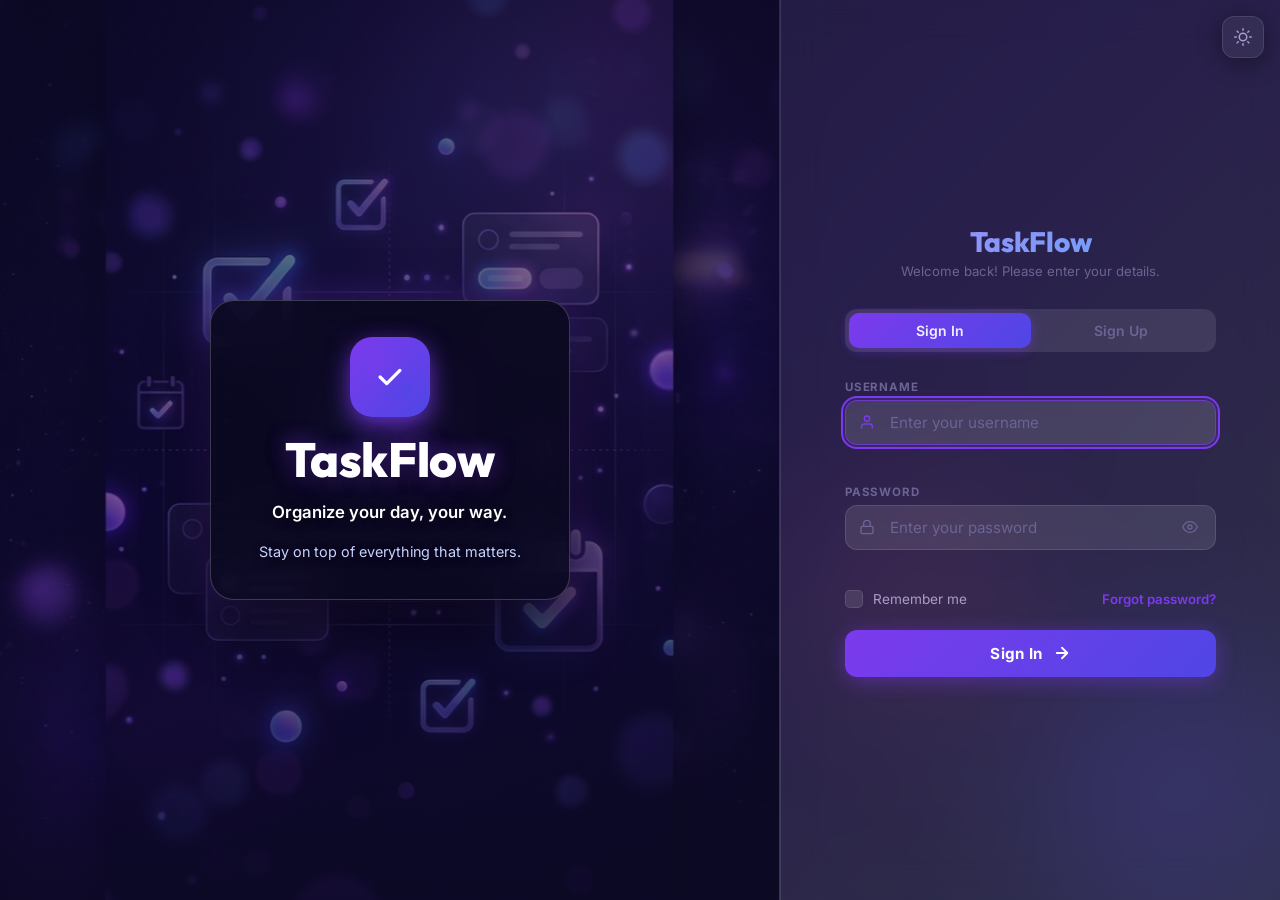
<file: index.html>
<!DOCTYPE html>
<html lang="en" data-theme="dark">
<head>
  <meta charset="UTF-8" />
  <meta name="viewport" content="width=device-width, initial-scale=1.0" />
  <meta name="description" content="A modern, feature-rich To-Do List app with glassmorphism design, drag-and-drop, priorities, categories, and local storage." />
  <title>TaskFlow — Modern To-Do App</title>

  <!-- Google Fonts -->
  <link rel="preconnect" href="https://fonts.googleapis.com" />
  <link rel="preconnect" href="https://fonts.gstatic.com" crossorigin />
  <link href="https://fonts.googleapis.com/css2?family=Inter:wght@300;400;500;600;700;800&family=Outfit:wght@400;600;700;800&display=swap" rel="stylesheet" />

  <link rel="stylesheet" href="style.css" />

  <!-- Auth Guard: redirect to login if no session -->
  <script>
    (function(){
      var KEY = 'taskflow_session_v1';
      var s = sessionStorage.getItem(KEY) || localStorage.getItem(KEY);
      if (!s) { window.location.replace('login.html'); }
    })();
  </script>
</head>
<body>

  <!-- ========== TOAST NOTIFICATION ========== -->
  <div id="toast-container" class="toast-container" aria-live="polite" aria-atomic="true"></div>

  <!-- ========== SIDEBAR ========== -->
  <aside id="sidebar" class="sidebar" role="complementary" aria-label="Sidebar navigation">
    <div class="sidebar-header">
      <div class="logo">
        <svg width="28" height="28" viewBox="0 0 28 28" fill="none" xmlns="http://www.w3.org/2000/svg">
          <rect width="28" height="28" rx="8" fill="url(#logoGrad)"/>
          <path d="M8 14l4 4 8-8" stroke="white" stroke-width="2.5" stroke-linecap="round" stroke-linejoin="round"/>
          <defs>
            <linearGradient id="logoGrad" x1="0" y1="0" x2="28" y2="28" gradientUnits="userSpaceOnUse">
              <stop stop-color="#7C3AED"/>
              <stop offset="1" stop-color="#4F46E5"/>
            </linearGradient>
          </defs>
        </svg>
        <span class="logo-text">TaskFlow</span>
      </div>
      <button id="sidebar-close-btn" class="icon-btn sidebar-close" aria-label="Close sidebar" title="Close sidebar">
        <svg width="20" height="20" viewBox="0 0 24 24" fill="none" stroke="currentColor" stroke-width="2" stroke-linecap="round" stroke-linejoin="round"><line x1="18" y1="6" x2="6" y2="18"/><line x1="6" y1="6" x2="18" y2="18"/></svg>
      </button>
    </div>

    <!-- Category Filters -->
    <nav class="sidebar-nav" aria-label="Category filters">
      <p class="sidebar-section-label">Categories</p>
      <ul class="category-list" id="category-list" role="list">
        <li>
          <button class="category-btn active" data-category="all" aria-pressed="true">
            <span class="cat-icon">🗂️</span> All Tasks
            <span class="cat-count" id="cat-count-all">0</span>
          </button>
        </li>
        <li>
          <button class="category-btn" data-category="Work" aria-pressed="false">
            <span class="cat-icon">💼</span> Work
            <span class="cat-count" id="cat-count-work">0</span>
          </button>
        </li>
        <li>
          <button class="category-btn" data-category="Personal" aria-pressed="false">
            <span class="cat-icon">🏠</span> Personal
            <span class="cat-count" id="cat-count-personal">0</span>
          </button>
        </li>
        <li>
          <button class="category-btn" data-category="Study" aria-pressed="false">
            <span class="cat-icon">📚</span> Study
            <span class="cat-count" id="cat-count-study">0</span>
          </button>
        </li>
        <li>
          <button class="category-btn" data-category="Shopping" aria-pressed="false">
            <span class="cat-icon">🛒</span> Shopping
            <span class="cat-count" id="cat-count-shopping">0</span>
          </button>
        </li>
      </ul>
    </nav>

    <!-- Keyboard Shortcuts -->
    <div class="sidebar-shortcuts">
      <p class="sidebar-section-label">Keyboard Shortcuts</p>
      <ul class="shortcut-list" role="list">
        <li><kbd>Enter</kbd> Add task</li>
        <li><kbd>Ctrl</kbd>+<kbd>/</kbd> Focus search</li>
        <li><kbd>Ctrl</kbd>+<kbd>D</kbd> Toggle theme</li>
        <li><kbd>Esc</kbd> Cancel edit</li>
      </ul>
    </div>
  </aside>

  <!-- Sidebar Overlay -->
  <div id="sidebar-overlay" class="sidebar-overlay" aria-hidden="true"></div>

  <!-- ========== MAIN WRAPPER ========== -->
  <div class="app-wrapper" id="app-wrapper">

    <!-- ========== HEADER ========== -->
    <header class="app-header" role="banner">
      <div class="header-left">
        <button id="sidebar-toggle-btn" class="icon-btn" aria-label="Open sidebar menu" title="Open menu (Alt+S)">
          <svg width="22" height="22" viewBox="0 0 24 24" fill="none" stroke="currentColor" stroke-width="2" stroke-linecap="round" stroke-linejoin="round"><line x1="3" y1="12" x2="21" y2="12"/><line x1="3" y1="6" x2="21" y2="6"/><line x1="3" y1="18" x2="21" y2="18"/></svg>
        </button>
        <div class="header-logo">
          <svg width="28" height="28" viewBox="0 0 28 28" fill="none" xmlns="http://www.w3.org/2000/svg">
            <rect width="28" height="28" rx="8" fill="url(#logoGradH)"/>
            <path d="M8 14l4 4 8-8" stroke="white" stroke-width="2.5" stroke-linecap="round" stroke-linejoin="round"/>
            <defs>
              <linearGradient id="logoGradH" x1="0" y1="0" x2="28" y2="28" gradientUnits="userSpaceOnUse">
                <stop stop-color="#7C3AED"/>
                <stop offset="1" stop-color="#4F46E5"/>
              </linearGradient>
            </defs>
          </svg>
          <span class="header-title">TaskFlow</span>
        </div>
      </div>

      <div class="header-right">
        <!-- Theme Toggle -->
        <button id="theme-toggle-btn" class="icon-btn theme-btn" aria-label="Toggle dark/light mode" title="Toggle theme (Ctrl+D)">
          <svg id="theme-icon-dark" width="20" height="20" viewBox="0 0 24 24" fill="none" stroke="currentColor" stroke-width="2" stroke-linecap="round" stroke-linejoin="round">
            <circle cx="12" cy="12" r="5"/><line x1="12" y1="1" x2="12" y2="3"/><line x1="12" y1="21" x2="12" y2="23"/><line x1="4.22" y1="4.22" x2="5.64" y2="5.64"/><line x1="18.36" y1="18.36" x2="19.78" y2="19.78"/><line x1="1" y1="12" x2="3" y2="12"/><line x1="21" y1="12" x2="23" y2="12"/><line x1="4.22" y1="19.78" x2="5.64" y2="18.36"/><line x1="18.36" y1="5.64" x2="19.78" y2="4.22"/>
          </svg>
          <svg id="theme-icon-light" width="20" height="20" viewBox="0 0 24 24" fill="none" stroke="currentColor" stroke-width="2" stroke-linecap="round" stroke-linejoin="round" style="display:none;">
            <path d="M21 12.79A9 9 0 1 1 11.21 3 7 7 0 0 0 21 12.79z"/>
          </svg>
        </button>

        <!-- Clear Completed -->
        <button id="clear-completed-btn" class="btn btn-ghost btn-sm" aria-label="Clear all completed tasks" title="Clear completed tasks">
          <svg width="16" height="16" viewBox="0 0 24 24" fill="none" stroke="currentColor" stroke-width="2" stroke-linecap="round" stroke-linejoin="round"><polyline points="3 6 5 6 21 6"/><path d="M19 6l-1 14a2 2 0 0 1-2 2H8a2 2 0 0 1-2-2L5 6"/><path d="M10 11v6"/><path d="M14 11v6"/><path d="M9 6V4a1 1 0 0 1 1-1h4a1 1 0 0 1 1 1v2"/></svg>
          <span>Clear Done</span>
        </button>

        <!-- User Avatar + Logout -->
        <div class="user-menu" id="user-menu">
          <button class="user-avatar-btn" id="user-avatar-btn" aria-haspopup="true" aria-expanded="false" aria-label="User menu">
            <span class="user-avatar" id="user-avatar-initials" aria-hidden="true">?</span>
            <span class="user-name" id="user-display-name">User</span>
            <svg width="14" height="14" viewBox="0 0 24 24" fill="none" stroke="currentColor" stroke-width="2.5" stroke-linecap="round" stroke-linejoin="round"><polyline points="6 9 12 15 18 9"/></svg>
          </button>
          <div class="user-dropdown" id="user-dropdown" role="menu" aria-hidden="true">
            <div class="user-dropdown-header">
              <span class="user-dropdown-name" id="user-dropdown-name">User</span>
              <span class="user-dropdown-sub">Signed in</span>
            </div>
            <hr class="dropdown-divider" />
            <button class="dropdown-item" id="logout-btn" role="menuitem">
              <svg width="15" height="15" viewBox="0 0 24 24" fill="none" stroke="currentColor" stroke-width="2" stroke-linecap="round" stroke-linejoin="round"><path d="M9 21H5a2 2 0 0 1-2-2V5a2 2 0 0 1 2-2h4"/><polyline points="16 17 21 12 16 7"/><line x1="21" y1="12" x2="9" y2="12"/></svg>
              Sign Out
            </button>
          </div>
        </div>
      </div>
    </header>

    <!-- ========== MAIN CONTENT ========== -->
    <main class="app-main" id="main-content" role="main">

      <!-- ─── ADD TASK SECTION ─── -->
      <section class="add-task-section" aria-label="Add new task">
        <div class="add-task-card glass-card">
          <h1 class="add-task-title">What's on your mind today?</h1>

          <div class="add-task-form" id="add-task-form" role="form" aria-label="New task form">
            <!-- Task Input Row -->
            <div class="input-row">
              <div class="input-wrapper" id="task-input-wrapper">
                <svg class="input-icon" width="18" height="18" viewBox="0 0 24 24" fill="none" stroke="currentColor" stroke-width="2" stroke-linecap="round" stroke-linejoin="round"><line x1="12" y1="5" x2="12" y2="19"/><line x1="5" y1="12" x2="19" y2="12"/></svg>
                <input
                  type="text"
                  id="task-input"
                  class="task-input"
                  placeholder="Add a new task…"
                  maxlength="200"
                  autocomplete="off"
                  aria-label="New task description"
                  aria-required="true"
                />
                <span class="char-count" id="char-count">0/200</span>
              </div>
              <button id="add-task-btn" class="btn btn-primary add-btn" aria-label="Add task">
                <svg width="18" height="18" viewBox="0 0 24 24" fill="none" stroke="currentColor" stroke-width="2.5" stroke-linecap="round" stroke-linejoin="round"><line x1="12" y1="5" x2="12" y2="19"/><line x1="5" y1="12" x2="19" y2="12"/></svg>
                <span>Add Task</span>
              </button>
            </div>

            <!-- Meta Row -->
            <div class="meta-row">
              <!-- Priority -->
              <div class="meta-group">
                <label class="meta-label" for="priority-select">Priority</label>
                <select id="priority-select" class="meta-select" aria-label="Task priority">
                  <option value="medium">🟡 Medium</option>
                  <option value="high">🔴 High</option>
                  <option value="low">🟢 Low</option>
                </select>
              </div>

              <!-- Category -->
              <div class="meta-group">
                <label class="meta-label" for="category-select">Category</label>
                <select id="category-select" class="meta-select" aria-label="Task category">
                  <option value="Personal">🏠 Personal</option>
                  <option value="Work">💼 Work</option>
                  <option value="Study">📚 Study</option>
                  <option value="Shopping">🛒 Shopping</option>
                </select>
              </div>

              <!-- Due Date -->
              <div class="meta-group">
                <label class="meta-label" for="due-date-input">Due Date</label>
                <input type="date" id="due-date-input" class="meta-input" aria-label="Task due date" />
              </div>
            </div>
          </div>
        </div>
      </section>

      <!-- ─── STATS SECTION ─── -->
      <section class="stats-section" aria-label="Task statistics">
        <div class="stat-card glass-card" id="stat-total">
          <div class="stat-icon stat-icon--total">📋</div>
          <div class="stat-info">
            <span class="stat-number" id="stats-total">0</span>
            <span class="stat-label">Total</span>
          </div>
        </div>
        <div class="stat-card glass-card" id="stat-active">
          <div class="stat-icon stat-icon--active">⚡</div>
          <div class="stat-info">
            <span class="stat-number" id="stats-active">0</span>
            <span class="stat-label">Active</span>
          </div>
        </div>
        <div class="stat-card glass-card" id="stat-done">
          <div class="stat-icon stat-icon--done">✅</div>
          <div class="stat-info">
            <span class="stat-number" id="stats-completed">0</span>
            <span class="stat-label">Completed</span>
          </div>
        </div>
        <!-- Progress -->
        <div class="stat-card glass-card stat-progress-card">
          <div class="progress-header">
            <span class="stat-label">Progress</span>
            <span class="progress-pct" id="progress-pct">0%</span>
          </div>
          <div class="progress-bar-wrap" role="progressbar" aria-valuenow="0" aria-valuemin="0" aria-valuemax="100" aria-label="Task completion progress" id="progress-bar-wrap">
            <div class="progress-bar-track">
              <div class="progress-bar-fill" id="progress-bar-fill"></div>
            </div>
          </div>
        </div>
      </section>

      <!-- ─── CONTROLS SECTION ─── -->
      <section class="controls-section" aria-label="Search and filter controls">
        <div class="controls-card glass-card">
          <!-- Search -->
          <div class="search-wrapper" id="search-wrapper">
            <svg class="search-icon" width="16" height="16" viewBox="0 0 24 24" fill="none" stroke="currentColor" stroke-width="2" stroke-linecap="round" stroke-linejoin="round"><circle cx="11" cy="11" r="8"/><line x1="21" y1="21" x2="16.65" y2="16.65"/></svg>
            <input
              type="search"
              id="search-input"
              class="search-input"
              placeholder="Search tasks… (Ctrl+/)"
              aria-label="Search tasks"
            />
            <button id="search-clear-btn" class="search-clear" aria-label="Clear search" style="display:none;">
              <svg width="14" height="14" viewBox="0 0 24 24" fill="none" stroke="currentColor" stroke-width="2" stroke-linecap="round" stroke-linejoin="round"><line x1="18" y1="6" x2="6" y2="18"/><line x1="6" y1="6" x2="18" y2="18"/></svg>
            </button>
          </div>

          <!-- Status Filter Tabs -->
          <div class="filter-tabs" role="tablist" aria-label="Filter tasks by status">
            <button class="filter-tab active" data-filter="all" role="tab" aria-selected="true" id="tab-all">All</button>
            <button class="filter-tab" data-filter="active" role="tab" aria-selected="false" id="tab-active">Active</button>
            <button class="filter-tab" data-filter="completed" role="tab" aria-selected="false" id="tab-completed">Completed</button>
          </div>

          <!-- Sort -->
          <div class="sort-wrapper">
            <svg width="14" height="14" viewBox="0 0 24 24" fill="none" stroke="currentColor" stroke-width="2" stroke-linecap="round" stroke-linejoin="round"><line x1="21" y1="10" x2="7" y2="10"/><line x1="21" y1="6" x2="3" y2="6"/><line x1="21" y1="14" x2="3" y2="14"/><line x1="21" y1="18" x2="7" y2="18"/></svg>
            <select id="sort-select" class="sort-select" aria-label="Sort tasks">
              <option value="newest">Newest First</option>
              <option value="oldest">Oldest First</option>
              <option value="alpha-asc">A → Z</option>
              <option value="alpha-desc">Z → A</option>
              <option value="priority">By Priority</option>
              <option value="due-date">By Due Date</option>
            </select>
          </div>
        </div>
      </section>

      <!-- ─── TASK LIST SECTION ─── -->
      <section class="task-list-section" aria-label="Task list">
        <!-- Active Tasks -->
        <div class="task-group" id="active-task-group">
          <h2 class="task-group-title" id="active-group-heading">
            <span class="group-dot group-dot--active"></span>
            Active Tasks
            <span class="group-badge" id="active-group-badge">0</span>
          </h2>
          <ul class="task-list" id="active-task-list" role="list" aria-label="Active tasks" aria-live="polite"></ul>
        </div>

        <!-- Completed Tasks -->
        <div class="task-group" id="completed-task-group">
          <h2 class="task-group-title" id="completed-group-heading">
            <span class="group-dot group-dot--done"></span>
            Completed Tasks
            <span class="group-badge" id="completed-group-badge">0</span>
          </h2>
          <ul class="task-list" id="completed-task-list" role="list" aria-label="Completed tasks" aria-live="polite"></ul>
        </div>

        <!-- Empty State -->
        <div class="empty-state" id="empty-state" aria-live="polite" aria-label="No tasks available" hidden>
          <img src="assets/empty-state.png" alt="No tasks illustration" class="empty-img" id="empty-img" />
          <h3 class="empty-title" id="empty-title">No tasks yet!</h3>
          <p class="empty-desc" id="empty-desc">Add your first task above to get started. 🚀</p>
        </div>
      </section>

    </main>

    <!-- ========== FOOTER ========== -->
    <footer class="app-footer" role="contentinfo">
      <p><span id="footer-task-count">0 tasks</span></p>
    </footer>

  </div><!-- /app-wrapper -->

  <!-- ========== EDIT MODAL ========== -->
  <div class="modal-backdrop" id="edit-modal-backdrop" aria-hidden="true" role="dialog" aria-modal="true" aria-labelledby="edit-modal-title">
    <div class="modal-card glass-card" id="edit-modal-card">
      <div class="modal-header">
        <h2 class="modal-title" id="edit-modal-title">Edit Task</h2>
        <button id="edit-modal-close-btn" class="icon-btn" aria-label="Close edit dialog">
          <svg width="20" height="20" viewBox="0 0 24 24" fill="none" stroke="currentColor" stroke-width="2" stroke-linecap="round" stroke-linejoin="round"><line x1="18" y1="6" x2="6" y2="18"/><line x1="6" y1="6" x2="18" y2="18"/></svg>
        </button>
      </div>
      <div class="modal-body">
        <div class="input-wrapper">
          <input
            type="text"
            id="edit-task-input"
            class="task-input"
            placeholder="Edit task description…"
            maxlength="200"
            aria-label="Edit task description"
          />
        </div>
        <div class="meta-row">
          <div class="meta-group">
            <label class="meta-label" for="edit-priority-select">Priority</label>
            <select id="edit-priority-select" class="meta-select" aria-label="Edit task priority">
              <option value="high">🔴 High</option>
              <option value="medium">🟡 Medium</option>
              <option value="low">🟢 Low</option>
            </select>
          </div>
          <div class="meta-group">
            <label class="meta-label" for="edit-category-select">Category</label>
            <select id="edit-category-select" class="meta-select" aria-label="Edit task category">
              <option value="Personal">🏠 Personal</option>
              <option value="Work">💼 Work</option>
              <option value="Study">📚 Study</option>
              <option value="Shopping">🛒 Shopping</option>
            </select>
          </div>
          <div class="meta-group">
            <label class="meta-label" for="edit-due-date-input">Due Date</label>
            <input type="date" id="edit-due-date-input" class="meta-input" aria-label="Edit task due date" />
          </div>
        </div>
      </div>
      <div class="modal-footer">
        <button id="edit-cancel-btn" class="btn btn-ghost">Cancel</button>
        <button id="edit-save-btn" class="btn btn-primary">Save Changes</button>
      </div>
    </div>
  </div>

  <!-- ========== DELETE CONFIRM MODAL ========== -->
  <div class="modal-backdrop" id="confirm-modal-backdrop" aria-hidden="true" role="dialog" aria-modal="true" aria-labelledby="confirm-modal-title">
    <div class="modal-card glass-card modal-card--sm" id="confirm-modal-card">
      <div class="modal-header">
        <h2 class="modal-title" id="confirm-modal-title">Delete Task?</h2>
      </div>
      <div class="modal-body">
        <p class="confirm-message" id="confirm-message">Are you sure you want to delete this task? This action cannot be undone.</p>
      </div>
      <div class="modal-footer">
        <button id="confirm-cancel-btn" class="btn btn-ghost">Cancel</button>
        <button id="confirm-delete-btn" class="btn btn-danger">Delete</button>
      </div>
    </div>
  </div>

  <script src="script.js"></script>
</body>
</html>
</file>
<file: style.css>
/* ===================================================================
   TaskFlow — Modern To-Do App | style.css
   =================================================================== */

/* ─── 1. CSS VARIABLES (DESIGN TOKENS) ─── */
:root {
  /* Colors - Dark Theme */
  --bg-gradient-start:  #0f0c29;
  --bg-gradient-mid:    #1a1040;
  --bg-gradient-end:    #24243e;

  --surface-1:       rgba(255, 255, 255, 0.05);
  --surface-2:       rgba(255, 255, 255, 0.08);
  --surface-hover:   rgba(255, 255, 255, 0.10);
  --border-color:    rgba(255, 255, 255, 0.10);
  --border-focus:    rgba(124, 58, 237, 0.70);

  --text-primary:    #f0eeff;
  --text-secondary:  #a89ec9;
  --text-muted:      #6b6494;
  --text-inverse:    #0f0c29;

  --accent-primary:  #7C3AED;
  --accent-hover:    #6d28d9;
  --accent-light:    rgba(124, 58, 237, 0.18);
  --accent-glow:     rgba(124, 58, 237, 0.40);

  --success:         #10b981;
  --success-light:   rgba(16, 185, 129, 0.18);
  --warning:         #f59e0b;
  --warning-light:   rgba(245, 158, 11, 0.18);
  --danger:          #ef4444;
  --danger-light:    rgba(239, 68, 68, 0.18);
  --info:            #3b82f6;
  --info-light:      rgba(59, 130, 246, 0.18);

  /* Priority Colors */
  --priority-high:   #ef4444;
  --priority-medium: #f59e0b;
  --priority-low:    #10b981;

  /* Sidebar */
  --sidebar-width:   280px;
  --sidebar-bg:      rgba(15, 12, 41, 0.97);

  /* Typography */
  --font-sans:   'Inter', 'Outfit', system-ui, sans-serif;
  --font-heading: 'Outfit', 'Inter', system-ui, sans-serif;

  /* Spacing */
  --space-xs:  4px;
  --space-sm:  8px;
  --space-md:  16px;
  --space-lg:  24px;
  --space-xl:  32px;
  --space-2xl: 48px;

  /* Radii */
  --radius-sm:   6px;
  --radius-md:   12px;
  --radius-lg:   18px;
  --radius-xl:   24px;
  --radius-full: 9999px;

  /* Shadows */
  --shadow-sm:  0 2px 8px rgba(0,0,0,0.25);
  --shadow-md:  0 4px 20px rgba(0,0,0,0.35);
  --shadow-lg:  0 8px 40px rgba(0,0,0,0.45);
  --shadow-glow: 0 0 30px rgba(124, 58, 237, 0.25);

  /* Transitions */
  --transition-fast:   0.15s ease;
  --transition-normal: 0.25s ease;
  --transition-slow:   0.4s ease;

  /* Header */
  --header-h: 64px;
}

/* ─── Light Theme ─── */
[data-theme="light"] {
  --bg-gradient-start:  #f8f4ff;
  --bg-gradient-mid:    #eef2ff;
  --bg-gradient-end:    #faf5ff;

  --surface-1:       rgba(124, 58, 237, 0.05);
  --surface-2:       rgba(124, 58, 237, 0.08);
  --surface-hover:   rgba(124, 58, 237, 0.12);
  --border-color:    rgba(124, 58, 237, 0.15);
  --border-focus:    rgba(124, 58, 237, 0.60);

  --text-primary:    #1e1b4b;
  --text-secondary:  #4c1d95;
  --text-muted:      #7c6fa0;
  --text-inverse:    #f8f4ff;

  --accent-light:    rgba(124, 58, 237, 0.12);
  --sidebar-bg:      rgba(248, 244, 255, 0.98);
}

/* ─── 2. RESET & BASE ─── */
*, *::before, *::after { box-sizing: border-box; margin: 0; padding: 0; }

html { font-size: 16px; scroll-behavior: smooth; }

body {
  font-family: var(--font-sans);
  background: linear-gradient(135deg, var(--bg-gradient-start), var(--bg-gradient-mid) 50%, var(--bg-gradient-end));
  background-attachment: fixed;
  color: var(--text-primary);
  min-height: 100vh;
  overflow-x: hidden;
  transition: background var(--transition-slow), color var(--transition-slow);
}

ul, ol { list-style: none; }
button { cursor: pointer; font-family: inherit; border: none; background: none; }
input, select, textarea { font-family: inherit; }
a { color: inherit; text-decoration: none; }
img { max-width: 100%; height: auto; }

/* ─── 3. SCROLLBAR ─── */
::-webkit-scrollbar { width: 6px; }
::-webkit-scrollbar-track { background: transparent; }
::-webkit-scrollbar-thumb { background: var(--border-color); border-radius: var(--radius-full); }
::-webkit-scrollbar-thumb:hover { background: var(--text-muted); }

/* ─── 4. GLASS CARD ─── */
.glass-card {
  background: var(--surface-1);
  backdrop-filter: blur(16px);
  -webkit-backdrop-filter: blur(16px);
  border: 1px solid var(--border-color);
  border-radius: var(--radius-xl);
  box-shadow: var(--shadow-md);
  transition: border-color var(--transition-normal), box-shadow var(--transition-normal);
}
.glass-card:hover { border-color: rgba(124, 58, 237, 0.25); }

/* ─── 5. BUTTONS ─── */
.btn {
  display: inline-flex;
  align-items: center;
  gap: var(--space-sm);
  padding: 10px 20px;
  border-radius: var(--radius-md);
  font-size: 0.875rem;
  font-weight: 600;
  letter-spacing: 0.01em;
  transition: all var(--transition-fast);
  outline: none;
  border: 1px solid transparent;
  white-space: nowrap;
}
.btn:focus-visible { box-shadow: 0 0 0 3px var(--border-focus); }

.btn-primary {
  background: linear-gradient(135deg, var(--accent-primary), #4F46E5);
  color: #fff;
  box-shadow: 0 4px 15px var(--accent-glow);
}
.btn-primary:hover {
  transform: translateY(-1px);
  box-shadow: 0 6px 25px var(--accent-glow);
  filter: brightness(1.1);
}
.btn-primary:active { transform: translateY(0); }

.btn-ghost {
  background: var(--surface-1);
  color: var(--text-secondary);
  border-color: var(--border-color);
}
.btn-ghost:hover { background: var(--surface-hover); color: var(--text-primary); }

.btn-danger {
  background: linear-gradient(135deg, var(--danger), #dc2626);
  color: #fff;
  box-shadow: 0 4px 15px rgba(239, 68, 68, 0.3);
}
.btn-danger:hover { filter: brightness(1.1); transform: translateY(-1px); }

.btn-sm { padding: 7px 14px; font-size: 0.8rem; }

/* Icon Button */
.icon-btn {
  display: inline-flex;
  align-items: center;
  justify-content: center;
  width: 40px;
  height: 40px;
  border-radius: var(--radius-md);
  color: var(--text-secondary);
  transition: all var(--transition-fast);
  background: transparent;
}
.icon-btn:hover { background: var(--surface-hover); color: var(--text-primary); }
.icon-btn:focus-visible { box-shadow: 0 0 0 3px var(--border-focus); outline: none; }

/* ─── 6. SIDEBAR ─── */
.sidebar {
  position: fixed;
  top: 0;
  left: 0;
  height: 100vh;
  width: var(--sidebar-width);
  background: var(--sidebar-bg);
  backdrop-filter: blur(20px);
  border-right: 1px solid var(--border-color);
  z-index: 200;
  display: flex;
  flex-direction: column;
  padding: var(--space-lg);
  gap: var(--space-xl);
  transform: translateX(-100%);
  transition: transform var(--transition-slow) cubic-bezier(0.4, 0, 0.2, 1);
  box-shadow: var(--shadow-lg);
}
.sidebar.open { transform: translateX(0); }

.sidebar-overlay {
  position: fixed;
  inset: 0;
  background: rgba(0,0,0,0.55);
  backdrop-filter: blur(4px);
  z-index: 150;
  opacity: 0;
  pointer-events: none;
  transition: opacity var(--transition-normal);
}
.sidebar-overlay.visible { opacity: 1; pointer-events: all; }

.sidebar-header { display: flex; align-items: center; justify-content: space-between; }
.logo { display: flex; align-items: center; gap: var(--space-sm); }
.logo-text {
  font-family: var(--font-heading);
  font-size: 1.25rem;
  font-weight: 700;
  background: linear-gradient(135deg, #a78bfa, #60a5fa);
  -webkit-background-clip: text;
  -webkit-text-fill-color: transparent;
  background-clip: text;
}
.sidebar-close { width: 36px; height: 36px; }

.sidebar-section-label {
  font-size: 0.7rem;
  font-weight: 700;
  letter-spacing: 0.12em;
  text-transform: uppercase;
  color: var(--text-muted);
  margin-bottom: var(--space-sm);
}

.sidebar-nav { display: flex; flex-direction: column; gap: 0; }
.category-list { display: flex; flex-direction: column; gap: 3px; }

.category-btn {
  width: 100%;
  display: flex;
  align-items: center;
  gap: var(--space-sm);
  padding: 10px 14px;
  border-radius: var(--radius-md);
  font-size: 0.875rem;
  font-weight: 500;
  color: var(--text-secondary);
  transition: all var(--transition-fast);
  background: transparent;
  text-align: left;
}
.category-btn:hover { background: var(--surface-hover); color: var(--text-primary); }
.category-btn.active { background: var(--accent-light); color: var(--accent-primary); font-weight: 600; }
[data-theme="light"] .category-btn.active { color: var(--accent-primary); }

.cat-count {
  margin-left: auto;
  background: var(--surface-2);
  color: var(--text-muted);
  font-size: 0.75rem;
  font-weight: 700;
  padding: 1px 8px;
  border-radius: var(--radius-full);
  min-width: 22px;
  text-align: center;
}
.category-btn.active .cat-count { background: var(--accent-light); color: var(--accent-primary); }

/* Keyboard Shortcuts in Sidebar */
.sidebar-shortcuts { margin-top: auto; }
.shortcut-list { display: flex; flex-direction: column; gap: 6px; }
.shortcut-list li {
  display: flex;
  align-items: center;
  gap: 6px;
  font-size: 0.8rem;
  color: var(--text-muted);
}
kbd {
  background: var(--surface-2);
  border: 1px solid var(--border-color);
  border-radius: 4px;
  padding: 2px 6px;
  font-size: 0.7rem;
  font-family: 'JetBrains Mono', monospace;
  color: var(--text-secondary);
}

/* ─── 7. HEADER ─── */
.app-header {
  position: sticky;
  top: 0;
  z-index: 100;
  display: flex;
  align-items: center;
  justify-content: space-between;
  padding: 0 var(--space-xl);
  height: var(--header-h);
  background: rgba(15, 12, 41, 0.75);
  backdrop-filter: blur(20px);
  -webkit-backdrop-filter: blur(20px);
  border-bottom: 1px solid var(--border-color);
  transition: background var(--transition-slow);
}
[data-theme="light"] .app-header { background: rgba(248, 244, 255, 0.85); }

.header-left { display: flex; align-items: center; gap: var(--space-md); }
.header-right { display: flex; align-items: center; gap: var(--space-sm); }

.header-logo { display: flex; align-items: center; gap: var(--space-sm); }
.header-title {
  font-family: var(--font-heading);
  font-size: 1.25rem;
  font-weight: 700;
  background: linear-gradient(135deg, #a78bfa, #60a5fa);
  -webkit-background-clip: text;
  -webkit-text-fill-color: transparent;
  background-clip: text;
}

/* ─── 8. APP WRAPPER & MAIN ─── */
.app-wrapper {
  max-width: 860px;
  margin: 0 auto;
  min-height: 100vh;
  display: flex;
  flex-direction: column;
}

.app-main {
  flex: 1;
  padding: var(--space-xl) var(--space-lg);
  display: flex;
  flex-direction: column;
  gap: var(--space-xl);
}

/* ─── 9. ADD TASK SECTION ─── */
.add-task-section {}

.add-task-card { padding: var(--space-xl); }

.add-task-title {
  font-family: var(--font-heading);
  font-size: 1.5rem;
  font-weight: 700;
  color: var(--text-primary);
  margin-bottom: var(--space-lg);
  background: linear-gradient(135deg, #e0d7ff, #c7d2fe);
  -webkit-background-clip: text;
  -webkit-text-fill-color: transparent;
  background-clip: text;
}
[data-theme="light"] .add-task-title {
  background: linear-gradient(135deg, #4c1d95, #3730a3);
  -webkit-background-clip: text;
  background-clip: text;
}

.add-task-form { display: flex; flex-direction: column; gap: var(--space-md); }

.input-row { display: flex; gap: var(--space-md); align-items: stretch; }

.input-wrapper {
  position: relative;
  flex: 1;
  display: flex;
  align-items: center;
}
.input-icon {
  position: absolute;
  left: 14px;
  color: var(--text-muted);
  pointer-events: none;
  transition: color var(--transition-fast);
}
.task-input {
  width: 100%;
  padding: 13px 80px 13px 44px;
  background: var(--surface-2);
  border: 1px solid var(--border-color);
  border-radius: var(--radius-md);
  color: var(--text-primary);
  font-size: 0.95rem;
  transition: all var(--transition-fast);
  outline: none;
}
.task-input::placeholder { color: var(--text-muted); }
.task-input:focus {
  border-color: var(--border-focus);
  box-shadow: 0 0 0 3px rgba(124, 58, 237, 0.15);
  background: var(--surface-hover);
}
.task-input:focus + .input-icon,
.input-wrapper:focus-within .input-icon { color: var(--accent-primary); }

.char-count {
  position: absolute;
  right: 12px;
  font-size: 0.7rem;
  color: var(--text-muted);
  pointer-events: none;
}
.char-count.near-limit { color: var(--warning); }
.char-count.at-limit { color: var(--danger); }

.add-btn {
  flex-shrink: 0;
  padding: 13px 22px;
  border-radius: var(--radius-md);
}

.meta-row {
  display: flex;
  gap: var(--space-md);
  flex-wrap: wrap;
}

.meta-group { display: flex; flex-direction: column; gap: 5px; flex: 1; min-width: 120px; }
.meta-label { font-size: 0.72rem; font-weight: 600; letter-spacing: 0.06em; color: var(--text-muted); text-transform: uppercase; }

.meta-select, .meta-input {
  padding: 8px 12px;
  background: var(--surface-2);
  border: 1px solid var(--border-color);
  border-radius: var(--radius-sm);
  color: var(--text-primary);
  font-size: 0.85rem;
  outline: none;
  transition: border-color var(--transition-fast), box-shadow var(--transition-fast);
  cursor: pointer;
}
.meta-select:focus, .meta-input:focus {
  border-color: var(--border-focus);
  box-shadow: 0 0 0 3px rgba(124, 58, 237, 0.15);
}
.meta-input[type="date"]::-webkit-calendar-picker-indicator {
  filter: invert(0.7);
  cursor: pointer;
}

/* ─── 10. STATS SECTION ─── */
.stats-section {
  display: grid;
  grid-template-columns: repeat(4, 1fr);
  gap: var(--space-md);
}

.stat-card {
  padding: var(--space-md) var(--space-lg);
  display: flex;
  align-items: center;
  gap: var(--space-md);
  cursor: default;
}

.stat-icon {
  font-size: 1.6rem;
  width: 44px;
  height: 44px;
  display: flex;
  align-items: center;
  justify-content: center;
  border-radius: var(--radius-md);
  flex-shrink: 0;
}
.stat-icon--total { background: var(--info-light); }
.stat-icon--active { background: var(--warning-light); }
.stat-icon--done  { background: var(--success-light); }

.stat-info { display: flex; flex-direction: column; }
.stat-number {
  font-family: var(--font-heading);
  font-size: 1.75rem;
  font-weight: 800;
  color: var(--text-primary);
  line-height: 1;
  transition: transform var(--transition-fast);
}
.stat-number.bump { animation: bump 0.3s ease; }
.stat-label { font-size: 0.75rem; color: var(--text-muted); font-weight: 500; margin-top: 2px; }

.stat-progress-card {
  flex-direction: column;
  align-items: stretch;
  gap: var(--space-sm);
  grid-column: span 1;
}
.progress-header { display: flex; align-items: center; justify-content: space-between; }
.progress-pct { font-family: var(--font-heading); font-size: 1.1rem; font-weight: 700; color: var(--accent-primary); }
.progress-bar-track {
  height: 8px;
  background: var(--surface-2);
  border-radius: var(--radius-full);
  overflow: hidden;
}
.progress-bar-fill {
  height: 100%;
  background: linear-gradient(90deg, var(--accent-primary), #60a5fa);
  border-radius: var(--radius-full);
  width: 0%;
  transition: width 0.6s cubic-bezier(0.4, 0, 0.2, 1);
  box-shadow: 0 0 10px rgba(124, 58, 237, 0.5);
}

/* ─── 11. CONTROLS SECTION ─── */
.controls-section {}

.controls-card {
  padding: var(--space-md) var(--space-lg);
  display: flex;
  align-items: center;
  gap: var(--space-md);
  flex-wrap: wrap;
}

.search-wrapper {
  position: relative;
  flex: 1;
  min-width: 160px;
  display: flex;
  align-items: center;
}
.search-icon {
  position: absolute;
  left: 12px;
  color: var(--text-muted);
  pointer-events: none;
}
.search-input {
  width: 100%;
  padding: 9px 34px 9px 36px;
  background: var(--surface-2);
  border: 1px solid var(--border-color);
  border-radius: var(--radius-md);
  color: var(--text-primary);
  font-size: 0.875rem;
  outline: none;
  transition: all var(--transition-fast);
}
.search-input::placeholder { color: var(--text-muted); }
.search-input:focus { border-color: var(--border-focus); box-shadow: 0 0 0 3px rgba(124,58,237,0.15); }
.search-clear {
  position: absolute;
  right: 10px;
  width: 22px;
  height: 22px;
  display: flex;
  align-items: center;
  justify-content: center;
  border-radius: var(--radius-full);
  color: var(--text-muted);
  background: var(--surface-2);
  transition: all var(--transition-fast);
}
.search-clear:hover { background: var(--danger-light); color: var(--danger); }

.filter-tabs {
  display: flex;
  gap: 4px;
  background: var(--surface-2);
  padding: 4px;
  border-radius: var(--radius-md);
  border: 1px solid var(--border-color);
}
.filter-tab {
  padding: 6px 16px;
  border-radius: var(--radius-sm);
  font-size: 0.825rem;
  font-weight: 600;
  color: var(--text-muted);
  transition: all var(--transition-fast);
  background: transparent;
}
.filter-tab:hover { color: var(--text-primary); background: var(--surface-hover); }
.filter-tab.active {
  background: linear-gradient(135deg, var(--accent-primary), #4F46E5);
  color: #fff;
  box-shadow: 0 2px 10px var(--accent-glow);
}

.sort-wrapper {
  display: flex;
  align-items: center;
  gap: 8px;
  color: var(--text-muted);
}
.sort-select {
  padding: 8px 12px;
  background: var(--surface-2);
  border: 1px solid var(--border-color);
  border-radius: var(--radius-md);
  color: var(--text-primary);
  font-size: 0.825rem;
  font-weight: 500;
  outline: none;
  cursor: pointer;
  transition: border-color var(--transition-fast);
}
.sort-select:focus { border-color: var(--border-focus); }

/* ─── 12. TASK LIST SECTION ─── */
.task-list-section { display: flex; flex-direction: column; gap: var(--space-xl); }

.task-group { display: flex; flex-direction: column; gap: var(--space-md); }

.task-group-title {
  display: flex;
  align-items: center;
  gap: var(--space-sm);
  font-family: var(--font-heading);
  font-size: 0.85rem;
  font-weight: 700;
  letter-spacing: 0.08em;
  text-transform: uppercase;
  color: var(--text-muted);
  padding: 0 var(--space-xs);
}
.group-dot {
  width: 8px;
  height: 8px;
  border-radius: var(--radius-full);
  flex-shrink: 0;
}
.group-dot--active { background: var(--warning); box-shadow: 0 0 8px rgba(245, 158, 11, 0.6); }
.group-dot--done  { background: var(--success); box-shadow: 0 0 8px rgba(16, 185, 129, 0.6); }

.group-badge {
  background: var(--surface-2);
  color: var(--text-muted);
  font-size: 0.7rem;
  font-weight: 700;
  padding: 1px 8px;
  border-radius: var(--radius-full);
}

/* ─── 13. TASK ITEM ─── */
.task-list { display: flex; flex-direction: column; gap: 10px; }

.task-item {
  display: flex;
  align-items: flex-start;
  gap: var(--space-md);
  padding: var(--space-md) var(--space-lg);
  background: var(--surface-1);
  backdrop-filter: blur(12px);
  border: 1px solid var(--border-color);
  border-radius: var(--radius-lg);
  transition: all var(--transition-normal);
  animation: slideIn 0.3s ease;
  position: relative;
  overflow: hidden;
}
.task-item::before {
  content: '';
  position: absolute;
  left: 0;
  top: 0;
  height: 100%;
  width: 3px;
  border-radius: var(--radius-full) 0 0 var(--radius-full);
  background: var(--accent-primary);
  opacity: 0;
  transition: opacity var(--transition-fast);
}
.task-item:hover { border-color: rgba(124,58,237,0.30); box-shadow: var(--shadow-md); transform: translateY(-1px); }
.task-item:hover::before { opacity: 1; }
.task-item.completed { opacity: 0.65; }
.task-item.completed::before { background: var(--success); opacity: 1; }
.task-item.dragging { opacity: 0.45; transform: scale(0.97) rotate(1deg); box-shadow: var(--shadow-lg); }
.task-item.drag-over { border-color: var(--accent-primary); border-style: dashed; }

/* Priority left-border accent */
.task-item.priority-high::before  { background: var(--priority-high); opacity: 1; }
.task-item.priority-medium::before { background: var(--priority-medium); opacity: 1; }
.task-item.priority-low::before   { background: var(--priority-low); opacity: 1; }
.task-item.completed::before      { background: var(--success); opacity: 1; }

/* Drag handle */
.drag-handle {
  display: flex;
  align-items: center;
  color: var(--text-muted);
  cursor: grab;
  opacity: 0;
  transition: opacity var(--transition-fast);
  flex-shrink: 0;
  padding-top: 3px;
}
.drag-handle:active { cursor: grabbing; }
.task-item:hover .drag-handle { opacity: 1; }

/* Checkbox */
.task-checkbox-wrapper { display: flex; align-items: flex-start; padding-top: 2px; flex-shrink: 0; }
.task-checkbox {
  width: 22px;
  height: 22px;
  border-radius: var(--radius-sm);
  border: 2px solid var(--border-color);
  background: transparent;
  display: flex;
  align-items: center;
  justify-content: center;
  cursor: pointer;
  flex-shrink: 0;
  transition: all var(--transition-fast);
  position: relative;
  overflow: hidden;
}
.task-checkbox:hover { border-color: var(--accent-primary); background: var(--accent-light); }
.task-checkbox.checked {
  background: linear-gradient(135deg, var(--success), #059669);
  border-color: transparent;
}
.task-checkbox.checked svg { opacity: 1; transform: scale(1); }
.task-checkbox svg {
  opacity: 0;
  transform: scale(0.5);
  transition: all var(--transition-fast);
  width: 13px; height: 13px;
  stroke: #fff;
  stroke-width: 3;
}

/* Task content */
.task-content { flex: 1; display: flex; flex-direction: column; gap: 6px; min-width: 0; }
.task-text {
  font-size: 0.95rem;
  font-weight: 500;
  color: var(--text-primary);
  word-break: break-word;
  transition: all var(--transition-fast);
  line-height: 1.5;
}
.completed .task-text {
  text-decoration: line-through;
  color: var(--text-muted);
}

.task-meta { display: flex; align-items: center; gap: 8px; flex-wrap: wrap; }

/* Priority Badge */
.priority-badge {
  display: inline-flex;
  align-items: center;
  gap: 4px;
  padding: 2px 10px;
  border-radius: var(--radius-full);
  font-size: 0.68rem;
  font-weight: 700;
  letter-spacing: 0.05em;
  text-transform: uppercase;
}
.priority-badge.high   { background: var(--danger-light);   color: var(--priority-high); }
.priority-badge.medium { background: var(--warning-light);  color: var(--priority-medium); }
.priority-badge.low    { background: var(--success-light);  color: var(--priority-low); }

/* Category Badge */
.category-badge {
  display: inline-flex;
  align-items: center;
  gap: 4px;
  padding: 2px 10px;
  border-radius: var(--radius-full);
  font-size: 0.68rem;
  font-weight: 600;
  background: var(--accent-light);
  color: var(--accent-primary);
}
[data-theme="light"] .category-badge { color: #5b21b6; }

/* Due Date */
.due-date-badge {
  display: inline-flex;
  align-items: center;
  gap: 4px;
  font-size: 0.7rem;
  color: var(--text-muted);
  font-weight: 500;
}
.due-date-badge.overdue { color: var(--danger); }
.due-date-badge.due-soon { color: var(--warning); }

/* Task Actions */
.task-actions {
  display: flex;
  align-items: center;
  gap: 4px;
  opacity: 0;
  transition: opacity var(--transition-fast);
  flex-shrink: 0;
}
.task-item:hover .task-actions { opacity: 1; }

.task-action-btn {
  width: 32px;
  height: 32px;
  display: flex;
  align-items: center;
  justify-content: center;
  border-radius: var(--radius-sm);
  color: var(--text-muted);
  transition: all var(--transition-fast);
  background: transparent;
}
.task-action-btn:hover { transform: scale(1.1); }
.task-action-btn.edit:hover  { background: var(--info-light);    color: var(--info); }
.task-action-btn.delete:hover { background: var(--danger-light); color: var(--danger); }

/* ─── 14. EMPTY STATE ─── */
.empty-state {
  display: flex;
  flex-direction: column;
  align-items: center;
  justify-content: center;
  padding: var(--space-2xl) var(--space-lg);
  text-align: center;
  animation: fadeIn 0.4s ease;
}
.empty-img { width: 200px; height: 200px; object-fit: contain; margin-bottom: var(--space-lg); opacity: 0.85; }
.empty-title { font-family: var(--font-heading); font-size: 1.4rem; font-weight: 700; color: var(--text-secondary); margin-bottom: var(--space-sm); }
.empty-desc { font-size: 0.9rem; color: var(--text-muted); max-width: 320px; line-height: 1.6; }

/* ─── 15. TOAST ─── */
.toast-container {
  position: fixed;
  bottom: 24px;
  right: 24px;
  z-index: 9999;
  display: flex;
  flex-direction: column;
  gap: 10px;
  pointer-events: none;
}

.toast {
  display: flex;
  align-items: center;
  gap: var(--space-md);
  padding: 14px 20px;
  border-radius: var(--radius-lg);
  background: var(--surface-1);
  backdrop-filter: blur(20px);
  border: 1px solid var(--border-color);
  box-shadow: var(--shadow-lg);
  font-size: 0.875rem;
  font-weight: 500;
  color: var(--text-primary);
  max-width: 320px;
  pointer-events: all;
  animation: toastIn 0.35s cubic-bezier(0.34, 1.56, 0.64, 1);
  position: relative;
  overflow: hidden;
}
.toast::before {
  content: '';
  position: absolute;
  left: 0;
  top: 0;
  height: 100%;
  width: 4px;
}
.toast.success::before { background: var(--success); }
.toast.error::before   { background: var(--danger); }
.toast.warning::before { background: var(--warning); }
.toast.info::before    { background: var(--info); }

.toast-icon { font-size: 1.2rem; flex-shrink: 0; }
.toast-msg { flex: 1; }
.toast.hide { animation: toastOut 0.3s ease forwards; }

/* ─── 16. MODAL ─── */
.modal-backdrop {
  position: fixed;
  inset: 0;
  background: rgba(0,0,0,0.65);
  backdrop-filter: blur(8px);
  z-index: 500;
  display: flex;
  align-items: center;
  justify-content: center;
  padding: var(--space-lg);
  opacity: 0;
  pointer-events: none;
  transition: opacity var(--transition-normal);
}
.modal-backdrop.open {
  opacity: 1;
  pointer-events: all;
}
.modal-card {
  width: 100%;
  max-width: 520px;
  padding: var(--space-xl);
  display: flex;
  flex-direction: column;
  gap: var(--space-lg);
  transform: translateY(20px) scale(0.97);
  transition: transform var(--transition-normal);
}
.modal-backdrop.open .modal-card { transform: translateY(0) scale(1); }
.modal-card--sm { max-width: 400px; }

.modal-header { display: flex; align-items: center; justify-content: space-between; }
.modal-title { font-family: var(--font-heading); font-size: 1.2rem; font-weight: 700; color: var(--text-primary); }
.modal-body { display: flex; flex-direction: column; gap: var(--space-md); }
.modal-footer { display: flex; justify-content: flex-end; gap: var(--space-sm); }

.confirm-message { font-size: 0.9rem; color: var(--text-secondary); line-height: 1.6; }

/* ─── 17. FOOTER ─── */
.app-footer {
  padding: var(--space-lg) var(--space-xl);
  text-align: center;
  font-size: 0.8rem;
  color: var(--text-muted);
  border-top: 1px solid var(--border-color);
}

/* ─── 18. ANIMATIONS ─── */
@keyframes slideIn {
  from { opacity: 0; transform: translateY(-10px); }
  to   { opacity: 1; transform: translateY(0); }
}
@keyframes slideOut {
  from { opacity: 1; transform: translateY(0) scaleY(1); max-height: 200px; }
  to   { opacity: 0; transform: translateY(-8px) scaleY(0.9); max-height: 0; padding: 0; margin: 0; }
}
@keyframes fadeIn {
  from { opacity: 0; transform: translateY(10px); }
  to   { opacity: 1; transform: translateY(0); }
}
@keyframes toastIn {
  from { opacity: 0; transform: translateX(40px) scale(0.9); }
  to   { opacity: 1; transform: translateX(0) scale(1); }
}
@keyframes toastOut {
  from { opacity: 1; transform: translateX(0) scale(1); }
  to   { opacity: 0; transform: translateX(40px) scale(0.9); }
}
@keyframes bump {
  0%, 100% { transform: scale(1); }
  50%       { transform: scale(1.18); }
}
@keyframes pulse-glow {
  0%, 100% { box-shadow: 0 0 0 0 rgba(124,58,237,0); }
  50%       { box-shadow: 0 0 0 8px rgba(124,58,237,0.15); }
}

/* Task item removing animation */
.task-item.removing {
  animation: slideOut 0.3s ease forwards;
  pointer-events: none;
  overflow: hidden;
}

/* ─── 19. RESPONSIVE ─── */
@media (max-width: 768px) {
  .app-main { padding: var(--space-lg) var(--space-md); gap: var(--space-lg); }

  .add-task-card { padding: var(--space-lg) var(--space-md); }
  .add-task-title { font-size: 1.25rem; }

  .input-row { flex-direction: column; }
  .add-btn { width: 100%; justify-content: center; }

  .stats-section { grid-template-columns: repeat(2, 1fr); }
  .stat-progress-card { grid-column: span 2; }

  .controls-card { gap: var(--space-sm); }
  .filter-tabs .filter-tab { padding: 6px 10px; font-size: 0.78rem; }
  .search-input::placeholder { font-size: 0.8rem; }

  .task-item { padding: var(--space-md); }
  .task-actions { opacity: 1; }
  .drag-handle { opacity: 1; }

  .app-header { padding: 0 var(--space-md); }
  .header-title { font-size: 1rem; }
}

@media (max-width: 480px) {
  .stats-section { grid-template-columns: 1fr 1fr; gap: var(--space-sm); }
  .stat-card { padding: var(--space-sm) var(--space-md); gap: var(--space-sm); }
  .stat-icon { width: 36px; height: 36px; font-size: 1.2rem; }
  .stat-number { font-size: 1.4rem; }

  .controls-card { flex-direction: column; align-items: stretch; }
  .search-wrapper { min-width: unset; }
  .sort-wrapper { width: 100%; }
  .sort-select { flex: 1; }
  .filter-tabs { justify-content: stretch; }
  .filter-tab { flex: 1; text-align: center; }

  .meta-row { gap: var(--space-sm); }
  .meta-group { min-width: calc(50% - 4px); }

  .toast-container { bottom: 12px; right: 12px; left: 12px; }
  .toast { max-width: unset; }

  .modal-card { padding: var(--space-lg); }

  .clear-done-text { display: none; }
  .btn-sm span { display: none; }
}

/* ─── 20. FOCUS VISIBLE ─── */
:focus-visible { outline: 2px solid var(--accent-primary); outline-offset: 2px; }

/* ─── 21. SELECTION ─── */
::selection { background: var(--accent-light); color: var(--text-primary); }

/* ─── 22. USER MENU (auth) ─── */
.user-menu {
  position: relative;
  display: flex;
  align-items: center;
}

.user-avatar-btn {
  display: flex;
  align-items: center;
  gap: 8px;
  padding: 5px 12px 5px 5px;
  border-radius: var(--radius-full);
  background: var(--surface-2);
  border: 1px solid var(--border-color);
  color: var(--text-secondary);
  font-size: 0.8rem;
  font-weight: 600;
  cursor: pointer;
  transition: all var(--transition-fast);
  white-space: nowrap;
}
.user-avatar-btn:hover {
  background: var(--surface-hover);
  color: var(--text-primary);
  border-color: rgba(124,58,237,0.3);
}
.user-avatar-btn svg { flex-shrink: 0; transition: transform var(--transition-fast); }
.user-avatar-btn[aria-expanded="true"] svg { transform: rotate(180deg); }

.user-avatar {
  width: 28px;
  height: 28px;
  min-width: 28px;
  border-radius: 50%;
  background: linear-gradient(135deg, var(--accent-primary), #4F46E5);
  color: #fff;
  font-size: 0.7rem;
  font-weight: 800;
  display: flex;
  align-items: center;
  justify-content: center;
  letter-spacing: 0.03em;
  flex-shrink: 0;
}

.user-name {
  max-width: 80px;
  overflow: hidden;
  text-overflow: ellipsis;
  white-space: nowrap;
}

/* Dropdown */
.user-dropdown {
  position: absolute;
  top: calc(100% + 10px);
  right: 0;
  min-width: 200px;
  background: var(--surface-1);
  backdrop-filter: blur(20px);
  -webkit-backdrop-filter: blur(20px);
  border: 1px solid var(--border-color);
  border-radius: var(--radius-lg);
  box-shadow: var(--shadow-lg);
  z-index: 300;
  overflow: hidden;
  opacity: 0;
  pointer-events: none;
  transform: translateY(-8px) scale(0.97);
  transition: opacity var(--transition-normal), transform var(--transition-normal);
}
.user-dropdown.open {
  opacity: 1;
  pointer-events: all;
  transform: translateY(0) scale(1);
}

.user-dropdown-header {
  padding: 14px 16px;
  display: flex;
  flex-direction: column;
  gap: 2px;
}
.user-dropdown-name {
  font-weight: 700;
  font-size: 0.9rem;
  color: var(--text-primary);
}
.user-dropdown-sub {
  font-size: 0.72rem;
  color: var(--text-muted);
}

.dropdown-divider {
  border: none;
  border-top: 1px solid var(--border-color);
  margin: 0;
}

.dropdown-item {
  width: 100%;
  display: flex;
  align-items: center;
  gap: 10px;
  padding: 12px 16px;
  font-size: 0.85rem;
  font-weight: 600;
  color: var(--danger);
  background: transparent;
  cursor: pointer;
  transition: background var(--transition-fast);
  text-align: left;
  border: none;
}
.dropdown-item:hover { background: var(--danger-light); }

/* ─── Responsive: hide user-name text on very small screens ─── */
@media (max-width: 420px) {
  .user-name { display: none; }
  .user-avatar-btn { padding: 5px; gap: 0; }
  .user-avatar-btn svg { display: none; }
}
</file>
<file: login.css>
/* ===================================================================
   TaskFlow — Login Page | login.css
   Fully responsive: mobile-first → desktop
   =================================================================== */

/* ─── 1. SHARED TOKENS (mirrors main app) ─── */
:root {
  --bg-start:  #0f0c29;
  --bg-mid:    #1a1040;
  --bg-end:    #24243e;

  --surface-1:     rgba(255,255,255,0.06);
  --surface-2:     rgba(255,255,255,0.10);
  --surface-hover: rgba(255,255,255,0.13);
  --border:        rgba(255,255,255,0.11);
  --border-focus:  rgba(124,58,237,0.70);

  --text-primary:   #f0eeff;
  --text-secondary: #a89ec9;
  --text-muted:     #6b6494;

  --accent:       #7C3AED;
  --accent-hover: #6d28d9;
  --accent-glow:  rgba(124,58,237,0.45);
  --accent-light: rgba(124,58,237,0.18);

  --success:      #10b981;
  --warning:      #f59e0b;
  --danger:       #ef4444;
  --danger-light: rgba(239,68,68,0.15);

  --font-sans:    'Inter',  system-ui, sans-serif;
  --font-heading: 'Outfit', system-ui, sans-serif;

  --radius-sm:   6px;
  --radius-md:   12px;
  --radius-lg:   18px;
  --radius-xl:   24px;
  --radius-full: 9999px;

  --shadow-md: 0 4px 24px rgba(0,0,0,0.4);
  --shadow-lg: 0 8px 48px rgba(0,0,0,0.55);

  --transition: 0.22s ease;
}

/* ─── Light theme ─── */
[data-theme="light"] {
  --bg-start: #f3f0ff;
  --bg-mid:   #eef2ff;
  --bg-end:   #faf5ff;

  --surface-1:     rgba(124,58,237,0.05);
  --surface-2:     rgba(124,58,237,0.09);
  --surface-hover: rgba(124,58,237,0.13);
  --border:        rgba(124,58,237,0.16);

  --text-primary:   #1e1b4b;
  --text-secondary: #4c1d95;
  --text-muted:     #7c6fa0;
}

/* ─── 2. RESET ─── */
*, *::before, *::after { box-sizing: border-box; margin: 0; padding: 0; }
html { font-size: 16px; scroll-behavior: smooth; }
body {
  font-family: var(--font-sans);
  min-height: 100vh;
  display: flex;
  align-items: center;
  justify-content: center;
  background: linear-gradient(135deg, var(--bg-start), var(--bg-mid) 50%, var(--bg-end));
  background-attachment: fixed;
  color: var(--text-primary);
  padding: 20px 16px;
  overflow-x: hidden;
  transition: background 0.4s ease, color 0.4s ease;
}
button { cursor: pointer; font-family: inherit; border: none; background: none; }
input  { font-family: inherit; }
ul { list-style: none; }
::selection { background: var(--accent-light); }

/* ─── 3. ANIMATED BG ORBS ─── */
.bg-orbs {
  position: fixed;
  inset: 0;
  pointer-events: none;
  z-index: 0;
  overflow: hidden;
}
.orb {
  position: absolute;
  border-radius: 50%;
  filter: blur(80px);
  opacity: 0.35;
  animation: floatOrb 18s ease-in-out infinite;
}
.orb-1 {
  width: min(500px, 80vw);
  height: min(500px, 80vw);
  background: radial-gradient(circle, #7C3AED, transparent 70%);
  top: -15%;
  left: -10%;
  animation-duration: 20s;
}
.orb-2 {
  width: min(400px, 65vw);
  height: min(400px, 65vw);
  background: radial-gradient(circle, #4F46E5, transparent 70%);
  bottom: -10%;
  right: -8%;
  animation-duration: 25s;
  animation-delay: -8s;
}
.orb-3 {
  width: min(300px, 50vw);
  height: min(300px, 50vw);
  background: radial-gradient(circle, #ec4899, transparent 70%);
  top: 50%;
  left: 60%;
  animation-duration: 30s;
  animation-delay: -15s;
  opacity: 0.20;
}
@keyframes floatOrb {
  0%,100% { transform: translate(0, 0) scale(1); }
  33%      { transform: translate(30px, -40px) scale(1.05); }
  66%      { transform: translate(-20px, 20px) scale(0.95); }
}

/* ─── 4. TOAST ─── */
.toast-container {
  position: fixed;
  bottom: 20px;
  right: 20px;
  z-index: 9999;
  display: flex;
  flex-direction: column;
  gap: 10px;
  pointer-events: none;
  max-width: calc(100vw - 40px);
}
.toast {
  display: flex;
  align-items: center;
  gap: 12px;
  padding: 13px 18px;
  border-radius: var(--radius-lg);
  background: var(--surface-1);
  backdrop-filter: blur(20px);
  -webkit-backdrop-filter: blur(20px);
  border: 1px solid var(--border);
  box-shadow: var(--shadow-lg);
  font-size: 0.875rem;
  font-weight: 500;
  color: var(--text-primary);
  pointer-events: all;
  position: relative;
  overflow: hidden;
  animation: toastIn 0.35s cubic-bezier(0.34,1.56,0.64,1);
}
.toast::before { content:''; position:absolute; left:0; top:0; height:100%; width:4px; }
.toast.success::before { background: var(--success); }
.toast.error::before   { background: var(--danger);  }
.toast.warning::before { background: var(--warning); }
.toast.info::before    { background: #3b82f6; }
.toast.hide { animation: toastOut 0.28s ease forwards; }
.toast-icon { font-size: 1.1rem; flex-shrink: 0; }
@keyframes toastIn  { from { opacity:0; transform:translateX(40px) scale(0.9); } to { opacity:1; transform:none; } }
@keyframes toastOut { from { opacity:1; transform:none; } to { opacity:0; transform:translateX(40px) scale(0.9); } }

/* ─── 5. GLASS CARD ─── */
.glass-card {
  background: var(--surface-1);
  backdrop-filter: blur(20px);
  -webkit-backdrop-filter: blur(20px);
  border: 1px solid var(--border);
  border-radius: var(--radius-xl);
  box-shadow: var(--shadow-lg);
}

/* ─── 6. AUTH WRAPPER — LAYOUT ─── */
.auth-wrapper {
  position: relative;
  z-index: 10;
  width: 100%;
  max-width: 460px;
  display: flex;
  flex-direction: column;
  align-items: center;
  gap: 24px;
}

/* ─── 7. BRAND / LOGO ─── */
.auth-brand {
  display: flex;
  flex-direction: column;
  align-items: center;
  gap: 8px;
  text-align: center;
}
.brand-logo {
  width: 64px;
  height: 64px;
  display: flex;
  align-items: center;
  justify-content: center;
  border-radius: 18px;
  background: linear-gradient(135deg,#7C3AED,#4F46E5);
  box-shadow: 0 8px 32px var(--accent-glow);
  animation: logoPulse 3s ease-in-out infinite;
}
.brand-logo svg { width: 36px; height: 36px; }
@keyframes logoPulse {
  0%,100% { box-shadow: 0 8px 32px var(--accent-glow); }
  50%      { box-shadow: 0 8px 48px rgba(124,58,237,0.65); }
}
.brand-name {
  font-family: var(--font-heading);
  font-size: clamp(1.6rem, 5vw, 2rem);
  font-weight: 800;
  background: linear-gradient(135deg,#a78bfa,#60a5fa);
  -webkit-background-clip: text;
  -webkit-text-fill-color: transparent;
  background-clip: text;
  line-height: 1.1;
}
.brand-tagline {
  font-size: clamp(0.8rem, 2.5vw, 0.9rem);
  color: var(--text-muted);
  font-weight: 400;
}

/* ─── 8. AUTH CARD ─── */
.auth-card {
  width: 100%;
  padding: clamp(20px, 5vw, 36px);
  display: flex;
  flex-direction: column;
  gap: 24px;
}

.card-brand-header {
  text-align: center;
  margin-bottom: 2px;
}
.card-brand-title {
  font-family: var(--font-heading);
  font-size: clamp(1.5rem, 4vw, 1.75rem);
  font-weight: 800;
  background: linear-gradient(135deg, #a78bfa, #60a5fa);
  -webkit-background-clip: text;
  -webkit-text-fill-color: transparent;
  background-clip: text;
  letter-spacing: -0.01em;
}
.card-brand-sub {
  font-size: 0.825rem;
  color: var(--text-muted);
  margin-top: 4px;
}

/* ─── 9. TABS ─── */
.auth-tabs {
  position: relative;
  display: flex;
  background: var(--surface-2);
  border-radius: var(--radius-md);
  padding: 4px;
  gap: 0;
}
.auth-tab {
  flex: 1;
  padding: 9px 16px;
  font-size: clamp(0.8rem, 2.5vw, 0.875rem);
  font-weight: 600;
  color: var(--text-muted);
  border-radius: calc(var(--radius-md) - 2px);
  transition: color var(--transition);
  position: relative;
  z-index: 1;
  background: transparent;
  text-align: center;
}
.auth-tab.active { color: var(--text-primary); }
.auth-tab-indicator {
  position: absolute;
  top: 4px;
  bottom: 4px;
  left: 4px;
  width: calc(50% - 4px);
  background: linear-gradient(135deg,var(--accent),#4F46E5);
  border-radius: calc(var(--radius-md) - 2px);
  box-shadow: 0 2px 12px var(--accent-glow);
  transition: transform 0.3s cubic-bezier(0.4,0,0.2,1);
  z-index: 0;
}
.auth-tab-indicator.signup { transform: translateX(100%); }

/* ─── 10. PANELS ─── */
.auth-panel { display: flex; flex-direction: column; }
.auth-panel.hidden { display: none; }

/* ─── 11. FORM ─── */
.auth-form {
  display: flex;
  flex-direction: column;
  gap: 16px;
}

/* ─── 12. FIELD GROUP ─── */
.field-group {
  display: flex;
  flex-direction: column;
  gap: 6px;
}
.field-label {
  font-size: 0.72rem;
  font-weight: 700;
  letter-spacing: 0.07em;
  text-transform: uppercase;
  color: var(--text-muted);
}
.field-wrap {
  position: relative;
  display: flex;
  align-items: center;
}
.field-icon {
  position: absolute;
  left: 14px;
  color: var(--text-muted);
  display: flex;
  align-items: center;
  pointer-events: none;
  transition: color var(--transition);
  flex-shrink: 0;
}
.field-input {
  width: 100%;
  padding: 12px 44px 12px 44px;
  background: var(--surface-2);
  border: 1.5px solid var(--border);
  border-radius: var(--radius-md);
  color: var(--text-primary);
  font-size: clamp(0.85rem, 2.5vw, 0.95rem);
  outline: none;
  transition: border-color var(--transition), box-shadow var(--transition), background var(--transition);
}
.field-input::placeholder { color: var(--text-muted); }
.field-input:focus {
  border-color: var(--border-focus);
  box-shadow: 0 0 0 3px rgba(124,58,237,0.18);
  background: var(--surface-hover);
}
/* Icon turns accent when input focused */
.field-wrap:focus-within .field-icon { color: var(--accent); }

/* Validation states */
.field-wrap.valid   .field-input { border-color: var(--success); }
.field-wrap.invalid .field-input { border-color: var(--danger); box-shadow: 0 0 0 3px rgba(239,68,68,0.15); }

.field-error {
  font-size: 0.75rem;
  color: var(--danger);
  min-height: 16px;
  transition: opacity var(--transition);
}
.field-error:empty { opacity: 0; }

/* Toggle password button */
.toggle-pw-btn {
  position: absolute;
  right: 12px;
  display: flex;
  align-items: center;
  justify-content: center;
  width: 28px;
  height: 28px;
  color: var(--text-muted);
  border-radius: var(--radius-sm);
  transition: color var(--transition), background var(--transition);
}
.toggle-pw-btn:hover { color: var(--text-primary); background: var(--surface-hover); }

/* No right-padding when no toggle button */
.field-wrap:not(:has(.toggle-pw-btn)) .field-input { padding-right: 14px; }

/* ─── 13. INLINE ROW ─── */
.form-row-inline {
  display: flex;
  align-items: center;
  justify-content: space-between;
  flex-wrap: wrap;
  gap: 8px;
}

/* ─── 14. CHECKBOX ─── */
.checkbox-label {
  display: flex;
  align-items: center;
  gap: 10px;
  font-size: 0.85rem;
  color: var(--text-secondary);
  cursor: pointer;
  user-select: none;
  flex-wrap: wrap;
}
.custom-checkbox { position: absolute; opacity: 0; width: 0; height: 0; }
.checkbox-visual {
  width: 18px;
  height: 18px;
  min-width: 18px;
  border-radius: 5px;
  border: 1.5px solid var(--border);
  background: var(--surface-2);
  display: flex;
  align-items: center;
  justify-content: center;
  transition: all var(--transition);
  position: relative;
}
.custom-checkbox:checked + .checkbox-visual {
  background: linear-gradient(135deg,var(--accent),#4F46E5);
  border-color: transparent;
  box-shadow: 0 2px 8px var(--accent-glow);
}
.custom-checkbox:checked + .checkbox-visual::after {
  content: '';
  display: block;
  width: 10px;
  height: 6px;
  border-left: 2px solid #fff;
  border-bottom: 2px solid #fff;
  transform: rotate(-45deg) translate(1px,-1px);
}
.custom-checkbox:focus-visible + .checkbox-visual { outline: 2px solid var(--accent); outline-offset: 2px; }

/* ─── 15. LINK BUTTON ─── */
.link-btn {
  font-size: 0.83rem;
  font-weight: 600;
  color: var(--accent);
  background: none;
  border: none;
  padding: 0;
  cursor: pointer;
  transition: opacity var(--transition);
  text-decoration: underline;
  text-decoration-color: transparent;
  text-underline-offset: 2px;
}
.link-btn:hover { opacity: 0.8; text-decoration-color: currentColor; }

/* ─── 16. PRIMARY AUTH BUTTON ─── */
.btn-auth {
  width: 100%;
  display: flex;
  align-items: center;
  justify-content: center;
  gap: 10px;
  padding: 14px 20px;
  margin-top: 4px;
  background: linear-gradient(135deg,var(--accent),#4F46E5);
  color: #fff;
  border-radius: var(--radius-md);
  font-size: clamp(0.875rem, 2.5vw, 0.95rem);
  font-weight: 700;
  letter-spacing: 0.02em;
  box-shadow: 0 4px 20px var(--accent-glow);
  transition: filter var(--transition), transform var(--transition), box-shadow var(--transition);
  border: none;
  cursor: pointer;
  position: relative;
  overflow: hidden;
}
.btn-auth::before {
  content: '';
  position: absolute;
  inset: 0;
  background: linear-gradient(135deg,rgba(255,255,255,0.15),transparent);
  opacity: 0;
  transition: opacity var(--transition);
}
.btn-auth:hover:not(:disabled) {
  filter: brightness(1.1);
  transform: translateY(-2px);
  box-shadow: 0 6px 30px var(--accent-glow);
}
.btn-auth:hover::before { opacity: 1; }
.btn-auth:active:not(:disabled) { transform: translateY(0); }
.btn-auth:disabled {
  opacity: 0.6;
  cursor: not-allowed;
  transform: none;
  filter: none;
}
.btn-auth-arrow { flex-shrink: 0; transition: transform var(--transition); }
.btn-auth:hover:not(:disabled) .btn-auth-arrow { transform: translateX(4px); }

/* Spinner */
.spinner {
  width: 18px;
  height: 18px;
  border: 2px solid rgba(255,255,255,0.3);
  border-top-color: #fff;
  border-radius: 50%;
  animation: spin 0.7s linear infinite;
  flex-shrink: 0;
}
@keyframes spin { to { transform: rotate(360deg); } }

/* ─── 17. DIVIDER ─── */
.divider {
  display: flex;
  align-items: center;
  gap: 12px;
  color: var(--text-muted);
  font-size: 0.75rem;
  font-weight: 500;
}
.divider::before,.divider::after {
  content: '';
  flex: 1;
  height: 1px;
  background: var(--border);
}

/* ─── 18. DEMO BUTTON ─── */
.btn-demo {
  width: 100%;
  display: flex;
  align-items: center;
  justify-content: center;
  gap: 10px;
  padding: 12px 20px;
  background: var(--surface-2);
  border: 1.5px solid var(--border);
  border-radius: var(--radius-md);
  color: var(--text-secondary);
  font-size: clamp(0.825rem, 2.5vw, 0.875rem);
  font-weight: 600;
  transition: all var(--transition);
  cursor: pointer;
}
.btn-demo:hover {
  background: var(--accent-light);
  border-color: rgba(124,58,237,0.4);
  color: var(--text-primary);
  transform: translateY(-1px);
}
.btn-demo:active { transform: translateY(0); }

/* ─── 19. PASSWORD STRENGTH ─── */
.pw-strength-bar {
  height: 4px;
  background: var(--surface-2);
  border-radius: var(--radius-full);
  overflow: hidden;
  margin-top: 2px;
}
.pw-strength-fill {
  height: 100%;
  width: 0%;
  border-radius: var(--radius-full);
  transition: width 0.4s ease, background 0.4s ease;
}
.pw-strength-label {
  font-size: 0.72rem;
  font-weight: 600;
  margin-top: 2px;
  min-height: 14px;
  transition: color 0.3s;
}

/* ─── 20. FOOTER NOTE ─── */
.auth-footer-note {
  font-size: 0.72rem;
  color: var(--text-muted);
  text-align: center;
  max-width: 340px;
  line-height: 1.5;
}

/* ─── 21. FLOATING THEME BUTTON ─── */
.theme-float-btn {
  position: fixed;
  top: 16px;
  right: 16px;
  z-index: 100;
  width: 42px;
  height: 42px;
  display: flex;
  align-items: center;
  justify-content: center;
  border-radius: var(--radius-md);
  background: var(--surface-1);
  backdrop-filter: blur(12px);
  -webkit-backdrop-filter: blur(12px);
  border: 1px solid var(--border);
  color: var(--text-secondary);
  transition: all var(--transition);
  box-shadow: var(--shadow-md);
}
.theme-float-btn:hover { background: var(--surface-hover); color: var(--text-primary); }

/* ─── 22. SHAKE ANIMATION ─── */
@keyframes shake {
  0%,100% { transform: translateX(0); }
  20%      { transform: translateX(-8px); }
  40%      { transform: translateX(8px); }
  60%      { transform: translateX(-5px); }
  80%      { transform: translateX(5px); }
}
.shake { animation: shake 0.4s ease; }

/* ─── 23. CARD ENTRANCE ─── */
@keyframes cardIn {
  from { opacity: 0; transform: translateY(24px) scale(0.97); }
  to   { opacity: 1; transform: none; }
}
.auth-card { animation: cardIn 0.5s cubic-bezier(0.34,1.2,0.64,1) both; }
.auth-brand { animation: cardIn 0.45s cubic-bezier(0.34,1.2,0.64,1) 0.05s both; }

/* ─── 24. SCROLLBAR ─── */
::-webkit-scrollbar { width: 5px; }
::-webkit-scrollbar-track { background: transparent; }
::-webkit-scrollbar-thumb { background: var(--border); border-radius: 99px; }

/* ─── 25. FOCUS VISIBLE ─── */
:focus-visible { outline: 2px solid var(--accent); outline-offset: 2px; }

/* ===================================================================
   RESPONSIVE BREAKPOINTS
   Mobile-first: styles above are base (mobile).
   Progressively enhanced for larger screens.
   =================================================================== */

/* ── Tiny phones (≤ 360px) ── */
@media (max-width: 360px) {
  body { padding: 16px 12px; }
  .auth-card { padding: 18px 14px; border-radius: var(--radius-lg); }
  .brand-logo { width: 52px; height: 52px; border-radius: 14px; }
  .brand-logo svg { width: 28px; height: 28px; }
  .auth-tab { padding: 8px 10px; font-size: 0.78rem; }
  .field-input { font-size: 0.85rem; padding: 11px 40px 11px 40px; }
  .btn-auth { padding: 12px 16px; font-size: 0.875rem; }
  .form-row-inline { flex-direction: column; align-items: flex-start; }
}

/* ── Small phones (361–480px) ── */
@media (min-width: 361px) and (max-width: 480px) {
  .auth-card { padding: 22px 18px; }
}

/* ── Tablets & above (≥ 600px) ── */
@media (min-width: 600px) {
  body { padding: 32px 24px; }
  .auth-wrapper { gap: 28px; }
  .auth-card { padding: 36px 40px; }
  .brand-logo { width: 72px; height: 72px; border-radius: 20px; }
  .brand-logo svg { width: 40px; height: 40px; }
  .auth-form { gap: 18px; }
}

/* ── Desktop (≥ 1024px) ── */
@media (min-width: 1024px) {
  /* Two-column split layout on large screens */
  body {
    align-items: stretch;
    padding: 0;
  }
  .auth-wrapper {
    max-width: 100%;
    min-height: 100vh;
    flex-direction: row;
    border-radius: 0;
    gap: 0;
  }

  /* Left Hero Panel */
  .auth-hero-panel {
    flex: 1;
    position: relative;
    display: flex;
    align-items: center;
    justify-content: center;
    min-height: 100vh;
    overflow: hidden;
    border-right: 1px solid var(--border);
  }

  .hero-bg-container {
    display: block;
    position: absolute;
    inset: 0;
    width: 100%;
    height: 100%;
    overflow: hidden;
    z-index: 1;
    pointer-events: none;
  }

  .hero-bg-image {
    position: absolute;
    top: -10%;
    left: -10%;
    width: 120%;
    height: 120%;
    background: url('assets/login-bg.png') center center / cover no-repeat;
    animation: panAndZoomBg 22s cubic-bezier(0.4, 0, 0.2, 1) infinite alternate;
    will-change: transform;
    filter: brightness(0.9) contrast(1.05);
  }

  .hero-bg-overlay {
    position: absolute;
    inset: 0;
    background: linear-gradient(160deg, rgba(15,12,41,0.65) 0%, rgba(26,16,64,0.50) 50%, rgba(15,12,41,0.80) 100%);
  }

  /* Brand on the left inside hero panel */
  .auth-brand {
    position: relative;
    z-index: 10;
    display: flex;
    flex-direction: column;
    align-items: center;
    justify-content: center;
    gap: 16px;
    padding: 36px 48px;
    text-align: center;
    pointer-events: none;
    animation: none;
    opacity: 1;
    transform: none;
    background: rgba(10, 8, 30, 0.85);
    backdrop-filter: blur(24px);
    -webkit-backdrop-filter: blur(24px);
    border: 1px solid rgba(255, 255, 255, 0.20);
    border-radius: 24px;
    box-shadow: 0 20px 60px rgba(0, 0, 0, 0.8), 0 0 40px rgba(124, 58, 237, 0.4);
    max-width: 420px;
  }
  .brand-logo {
    width: 80px;
    height: 80px;
    border-radius: 22px;
    background: linear-gradient(135deg, #7C3AED, #4F46E5);
    box-shadow: 0 8px 25px rgba(124, 58, 237, 0.8);
  }
  .brand-logo svg { width: 44px; height: 44px; }
  .brand-name {
    font-size: 3rem;
    font-weight: 800;
    letter-spacing: -0.01em;
    color: #ffffff;
    -webkit-text-fill-color: #ffffff;
    text-shadow: 0 4px 20px rgba(0,0,0,0.9), 0 0 20px rgba(124,58,237,0.8);
  }
  .brand-tagline {
    font-size: 1.05rem;
    color: #ffffff;
    font-weight: 600;
    text-shadow: 0 2px 10px rgba(0,0,0,0.8);
  }

  /* Desktop hero extra text */
  .auth-brand::after {
    content: 'Stay on top of everything that matters.';
    display: block;
    font-size: 0.9rem;
    color: #c7d2fe;
    text-align: center;
    max-width: 300px;
    line-height: 1.6;
    margin-top: 2px;
    text-shadow: 0 2px 8px rgba(0,0,0,0.8);
  }

  /* Right panel — form */
  .auth-card {
    flex: 0 0 500px;
    min-height: 100vh;
    border-radius: 0;
    max-width: 520px;
    padding: 0 clamp(32px, 5vw, 64px);
    justify-content: center;
    border: none;
    border-left: 1px solid var(--border);
    box-shadow: none;
    animation: slideFromRight 0.5s cubic-bezier(0.34,1.2,0.64,1) both;
    margin-left: auto;
    gap: 28px;
  }


}

@keyframes slideFromRight {
  from { opacity: 0; transform: translateX(30px); }
  to   { opacity: 1; transform: none; }
}

@keyframes panAndZoomBg {
  0% {
    transform: scale(1) translate(0%, 0%) rotate(0deg);
  }
  33% {
    transform: scale(1.10) translate(-3%, -2%) rotate(0.6deg);
  }
  66% {
    transform: scale(1.15) translate(2%, -4%) rotate(-0.4deg);
  }
  100% {
    transform: scale(1.05) translate(-1%, 3%) rotate(0.2deg);
  }
}

/* ── Large desktop (≥ 1440px) ── */
@media (min-width: 1440px) {
  .auth-card { max-width: 560px; padding: 0 80px; }
}
</file>
